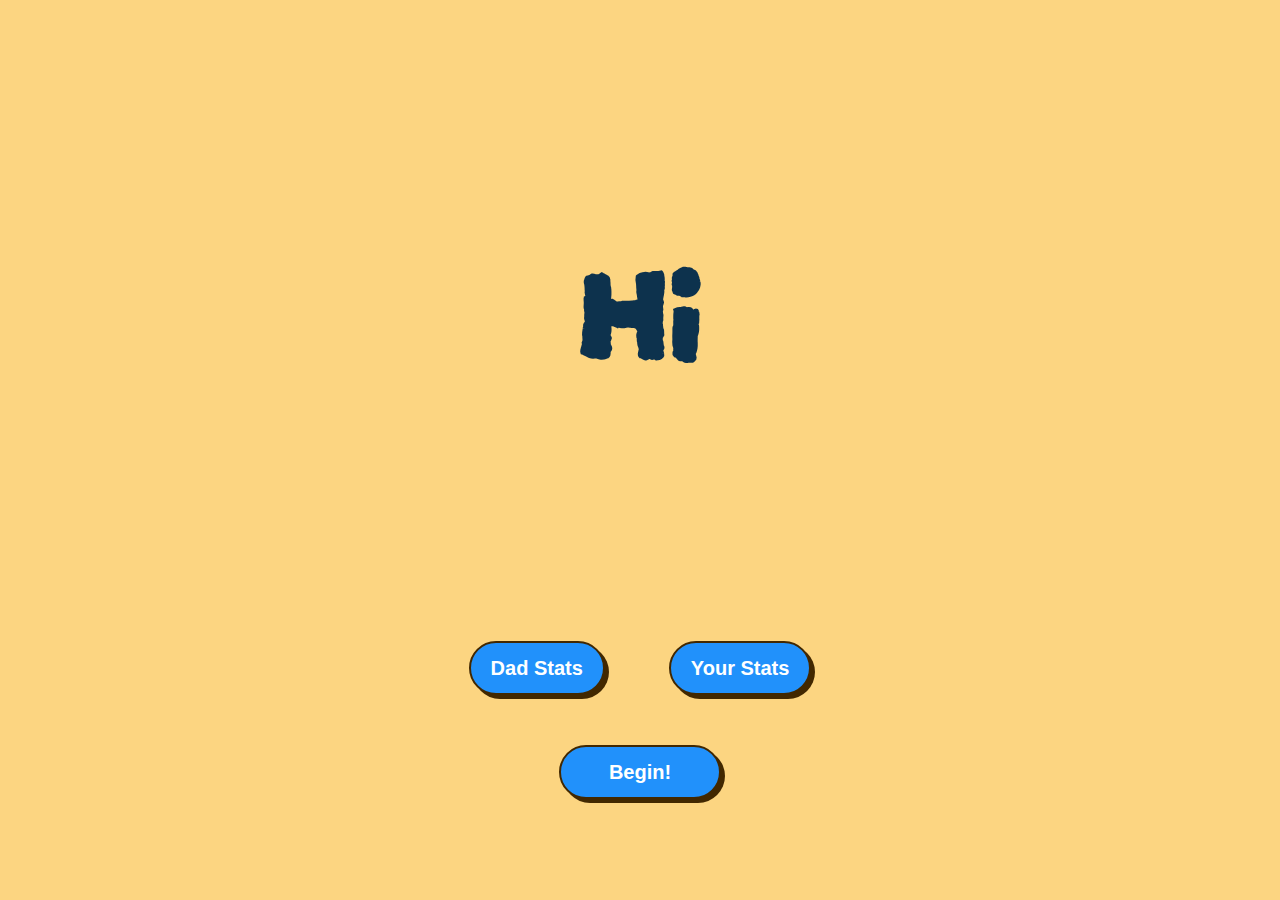
<file: pages/index.html>
<!DOCTYPE html>
<html lang="en">
<head>
    <meta charset="UTF-8">
    <meta http-equiv="X-UA-Compatible" content="IE=edge">
    <meta name="viewport" content="width=device-width, initial-scale=1.0">
    <title>Hi Hungry, I'm Dad</title>
    <link rel="preconnect" href="https://fonts.googleapis.com">
    <link rel="preconnect" href="https://fonts.gstatic.com" crossorigin>
    <link href="https://fonts.googleapis.com/css2?family=Darumadrop+One&family=Roboto:wght@300;400&display=swap" rel="stylesheet">
    <link rel="stylesheet" href="/styles/styles.css">
</head>
<body>
    <div class="title_page_content">
    <div class="title">
    <h1 id="main_title"></h1>
    </div>
    <div id="menuButtons">
    <div class = 'statButtons'>
        <button id="dadStats" class="button"><a href="dad_stats.html">Dad Stats</a></button>
        <button id="yourStats" class="button"><a href="your_stats.html">Your Stats</a></button>
    </div>
    <button id="beginButton" class="button"><a href='chat.html'>Begin!</a></button>
    </div>
    </div>
    <script src='../homepage.js'></script>
</body>
</html>
</file>
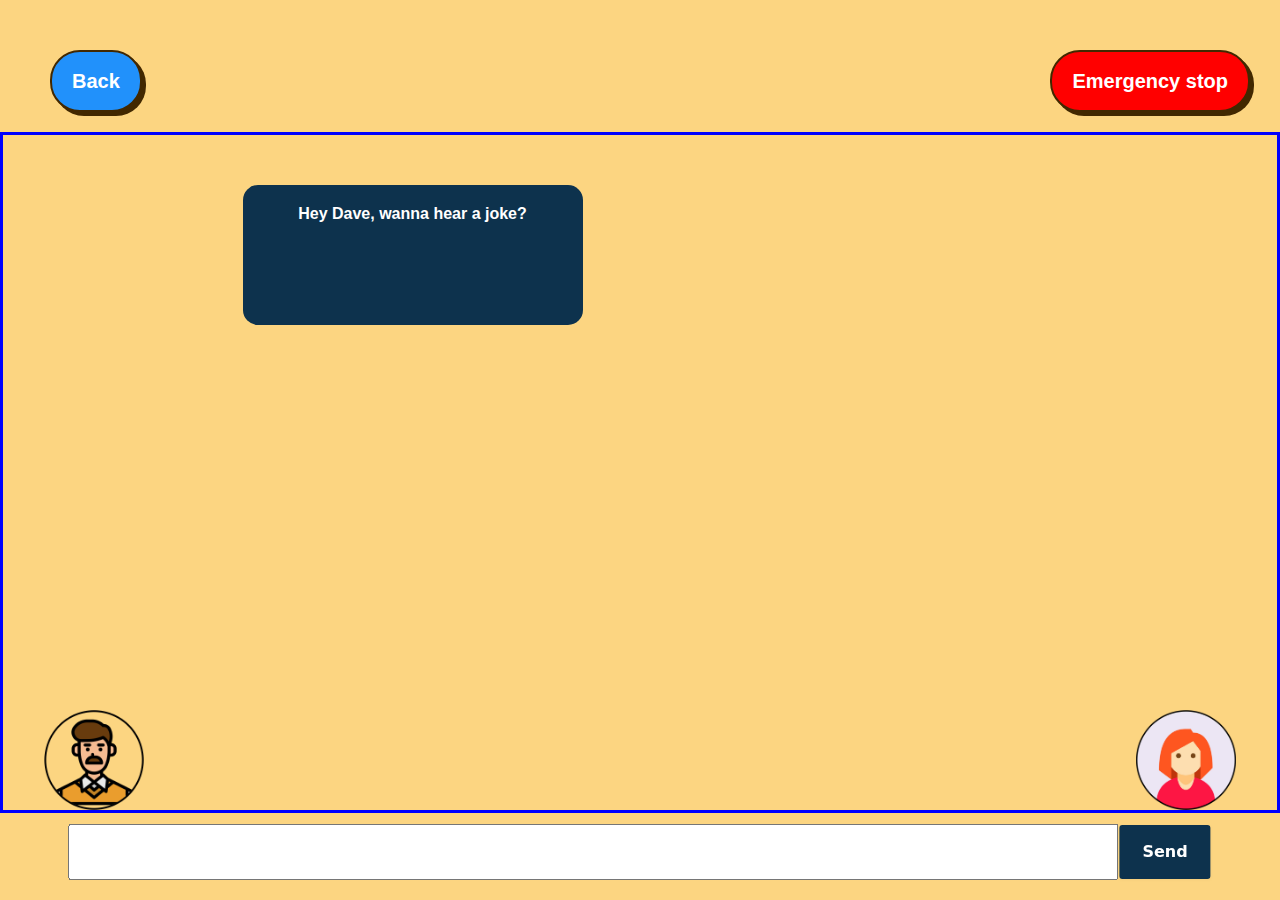
<file: pages/chat.html>
<!DOCTYPE html>
<html lang="en">
<head>
    <meta charset="UTF-8">
    <meta http-equiv="X-UA-Compatible" content="IE=edge">
    <meta name="viewport" content="width=device-width, initial-scale=1.0">
    <title>Hi Hungry, I'm Dad</title>
    <link rel="stylesheet" href="/styles/styles.css">
    <link rel="preconnect" href="https://fonts.googleapis.com">
    <link rel="preconnect" href="https://fonts.gstatic.com" crossorigin>
    <link href="https://fonts.googleapis.com/css2?family=Darumadrop+One&family=Roboto:wght@300;400&display=swap" rel="stylesheet">
    <link href="https://fonts.googleapis.com/css2?family=Gloria+Hallelujah&display=swap" rel="stylesheet">
</head>



<body>
    <header class="header">
        <button class="button backButton"><a href="index.html">Back</a></button>
        <button class="button backButton" id="emergencyStopButton">Emergency stop</button>
    </header>


    <main class="chatSection">


    <div class="chatSectionGrid">
        <div></div>
        <div class="theChats">
            
        </div>
        <div></div>
        <img class='chatIcons' src="../Dad_icon.png" alt=""/>
        <div></div>
        <img class='chatIcons' src="../User_icon.png" alt=""/>
    </div>


    </main>
    <footer class="messageBox">
        <input type="'text" class="messageInputField">
        <button class="sendMessageButton">Send</button>
    </footer>
    
    <audio src="https://www.fesliyanstudios.com/play-mp3/5745"></audio>
    <script src="../main.js"></script>
</body>


</html>
</file>
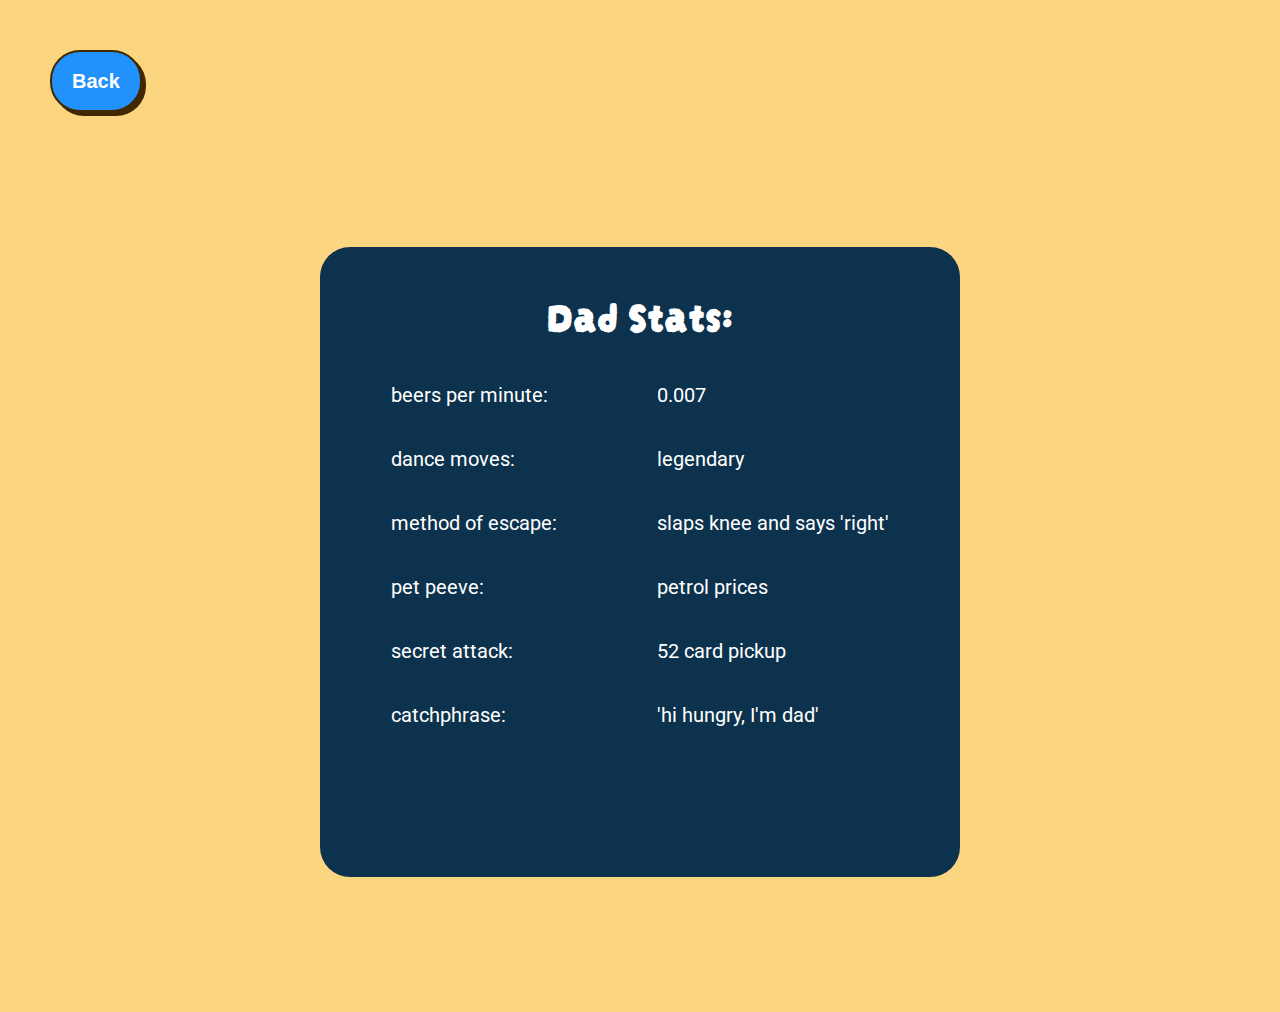
<file: pages/dad_stats.html>
<!DOCTYPE html>
<html lang="en">
<head>
    <meta charset="UTF-8">
    <meta http-equiv="X-UA-Compatible" content="IE=edge">
    <meta name="viewport" content="width=device-width, initial-scale=1.0">
    <title>Hi Hungry, I'm Dad</title>
    <link rel="preconnect" href="https://fonts.googleapis.com">
    <link rel="preconnect" href="https://fonts.gstatic.com" crossorigin>
    <link href="https://fonts.googleapis.com/css2?family=Darumadrop+One&family=Roboto:wght@300;400&display=swap" rel="stylesheet">
    <link rel="stylesheet" href="/styles/styles.css">
</head>
<body>
    <button class="button backButton"><a href="index.html">Back</a></button>
    <div class="page_content">
    <div class="statsCard">
        <h2 class="statsTitle">Dad Stats:</h2>
        <div class="statsContent">
            <div class="statsCategories">
                <p>beers per minute:</p>
                <p>dance moves:</p>
                <p>method of escape:</p>
                <p>pet peeve:</p>
                <p>secret attack:</p>
                <p>catchphrase:</p>
            </div>
            <div class="dadStatsValues">
                <p>0.007</p>
                <p>legendary</p>
                <p>slaps knee and says 'right'</p>
                <p>petrol prices</p>
                <p>52 card pickup</p>
                <p>'hi hungry, I'm dad'</p>
            </div>
        </div>
        </div>

    </div>
    </div>
</body>
</html>
</file>
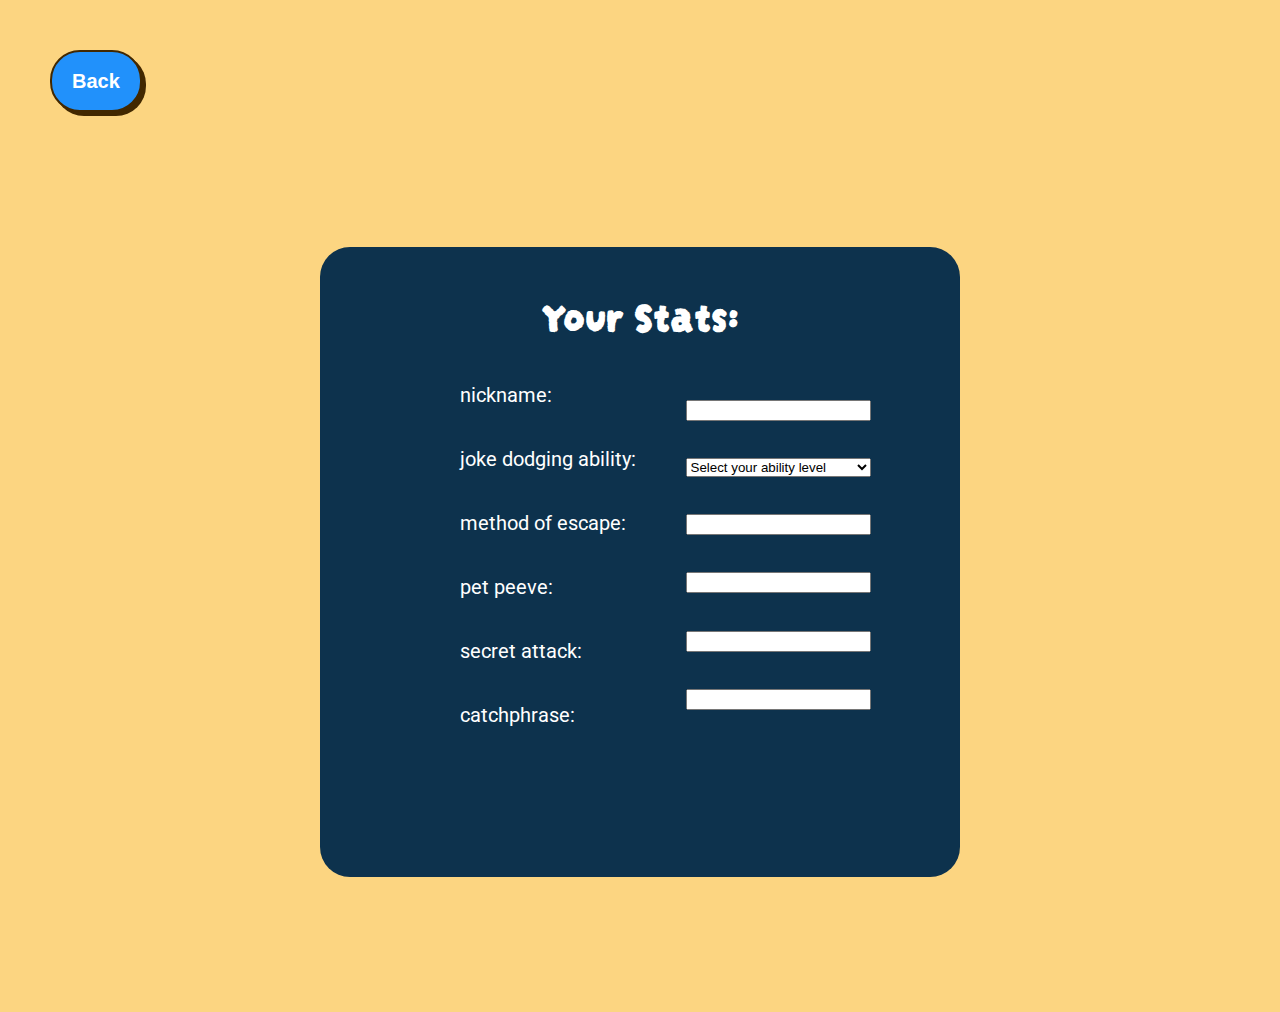
<file: pages/your_stats.html>
<!DOCTYPE html>
<html lang="en">
<head>
    <meta charset="UTF-8">
    <meta http-equiv="X-UA-Compatible" content="IE=edge">
    <meta name="viewport" content="width=device-width, initial-scale=1.0">
    <title>Hi Hungry, I'm Dad</title>
    <link rel="stylesheet" href="/styles/styles.css">
    <link rel="preconnect" href="https://fonts.googleapis.com">
    <link rel="preconnect" href="https://fonts.gstatic.com" crossorigin>
    <link href="https://fonts.googleapis.com/css2?family=Darumadrop+One&family=Roboto:wght@300;400&display=swap" rel="stylesheet">
</head>
<body>
    <button class="button backButton"><a href="index.html">Back</a></button>
    <div class="page_content">
    <div class="statsCard">
        <h2 class="statsTitle">Your Stats:</h2>
        <div class="statsContent">
            <div class="statsCategories">
                <p>nickname:</p>
                <p>joke dodging ability:</p>
                <p>method of escape:</p>
                <p>pet peeve:</p>
                <p>secret attack:</p>
                <p>catchphrase:</p>
            </div>
            <div class="yourStatsValues">
                <input type="text">
                <select> 
                    <option value="Select your ability level">Select your ability level</option> 
                    <option value="weak">Weak</option> 
                    <option value="moderate">Moderate</option> 
                    <option value="legendary">Legendary</option> 
                </select>
                <input type="text">
                <input type="text">
                <input type="text">
                <input type="text">
            </div>
        </div>
        </div>

    </div>
    </div>
</body>
</html>
</file>
<file: styles/styles.css>
:root {
    --background-color: #FCD581;
    --dark-color: #0D324D;
    --accent-color: #2191FB;
  }

body {
    background-color: var(--background-color);
    color: var(--dark-color);
    font-family: 'Roboto', sans-serif;
    font-size: 16px;
    margin: 0;
    padding: 0;
    }

a {
    color:white;
    text-decoration: none;
}

#main_title {
    font-family: 'Darumadrop One', cursive;
    font-size: 140px;
}
  

.title_page_content {
    display: flex;
    flex-direction: column;
    align-items: center;
    justify-content: center;
    height: 100vh;
}

.page_content {
    display: flex;
    flex-direction: column;
    align-items: center;
    justify-content: center;
    height: 100vh; 
}

.title{
    height: 60vh;
}

.button {
    background-color: var(--accent-color);
    border: 2px solid #422800;
    border-radius: 30px;
    box-shadow: #422800 4px 4px 0 0;
    color: #422800;
    cursor: pointer;
    display: inline-block;
    font-weight: 600;
    font-size: 20px;
    padding: 0 18px;
    line-height: 50px;
    text-align: center;
    text-decoration: none;
    user-select: none;
    -webkit-user-select: none;
    touch-action: manipulation;
    margin-left: 30px;
    margin-right: 30px;
    padding-top: 0px;
    padding-bottom: 0px;
    padding-left: 20px;
    padding-right: 20px;
    color:white
}

.button:hover {
  background-color: #5FB0FC;
}

.button:active {
  box-shadow: #422800 2px 2px 0 0;
  transform: translate(2px, 2px);
}

#beginButton {
    margin-top: 50px;
    justify-self: center;
    width: 40%;
    align-self: center;
}

#menuButtons {
    display:flex;
    flex-direction: column;
}

.backButton {
    margin-top: 50px;
    margin-left: 50px;
    padding-top: 4px;
    padding-bottom: 4px;
}

#emergencyStopButton {
    background-color: red;
}

.statsCard {
    background-color: var(--dark-color);
    height: 70vh;
    width: 50vw;
    border-radius: 30px;
    display:flex;
    flex-direction: column;
    align-items: center;
    margin-top: 0px;
}

.statsTitle {
    color:white;
    font-family: 'Darumadrop One', cursive;
    font-size: 42px;
    margin-bottom: 0px;
}

.statsContent {
    display:flex;
    flex-direction: row;
    color:white;
    font-family: 'Roboto', sans-serif;
    font-size: 20px;
    margin-top: 20px;
}

.statsCategories {
    display:flex;
    flex-direction: column;
    margin-left: 50px;
    margin-right: 50px;
}

.dadStatsValues {
    display:flex;
    flex-direction: column;
    margin-left: 50px;
    margin-right: 50px;
}

.yourStatsValues {
    display:flex;
    flex-direction: column;
    justify-content: space-evenly;
}

.header {
    display:flex;
    flex-direction: row;
    justify-content: space-between;
    width: 100%;
    margin-top: 0px;
}

.messageBox {
    position:fixed;
    bottom: 0;
    left: 50%;
    transform: translateX(-50%);
    margin-bottom: 20px;
    display: flex;
}

.messageInputField {
    width:80vw;
    height: 50px;
    padding-left: 20px;
    outline:none;
}

.sendMessageButton {
  align-items: center;
  background-clip: padding-box;
  background-color: var(--dark-color);
  border: 1px solid transparent;
  border-radius: .25rem;
  box-shadow: rgba(0, 0, 0, 0.02) 0 1px 3px 0;
  box-sizing: border-box;
  color: #fff;
  cursor: pointer;
  display: inline-flex;
  font-family: system-ui,-apple-system,system-ui,"Helvetica Neue",Helvetica,Arial,sans-serif;
  font-size: 16px;
  font-weight: 600;
  justify-content: center;
  line-height: 1.25;
  margin: 0;
  min-height: 3rem;
  padding: calc(.875rem - 1px) calc(1.5rem - 1px);
  position: relative;
  text-decoration: none;
  transition: all 250ms;
  user-select: none;
  -webkit-user-select: none;
  touch-action: manipulation;
  vertical-align: baseline;
  width: auto;
}

.sendMessageButton:hover,
.button-5:focus {
  background-color: #2191FB;
  box-shadow: rgba(0, 0, 0, 0.1) 0 4px 12px;
}

.sendMessageButton:hover {
  transform: translateY(-1px);
}

.button-5:active {
  background-color: #c85000;
  box-shadow: rgba(0, 0, 0, .06) 0 2px 4px;
  transform: translateY(0);
}

.chatSection {
    border-style: solid;
    border-color: blue;
    height:75vh;
    margin-top: 20px;
    display: grid;
    grid-template-rows: 1fr auto;
}

.chatIcons {
    height:100px;
    width:100px;
    justify-self: center;
    align-self: end;
}

.chatSectionGrid {
    display: grid;
    grid-template-rows: 3fr 1fr;
    grid-template-columns: 1fr 5fr 1fr;
}

.theChats {
    display: grid;
    grid-template-columns: 1fr 1fr;
    grid-template-rows: repeat(auto-fit, minmax(200px, 1fr));
}

.userChat {
    justify-self: end;
}

.chat {
    width: 300px;
    height: 100px;
    margin: 50px auto;
    background: var(--dark-color);
    padding: 20px;
    text-align: center;
    font-weight: 900;
    color: #fff;
    font-family: arial;
    position:relative;
    border-radius: 15px;
}
</file>
